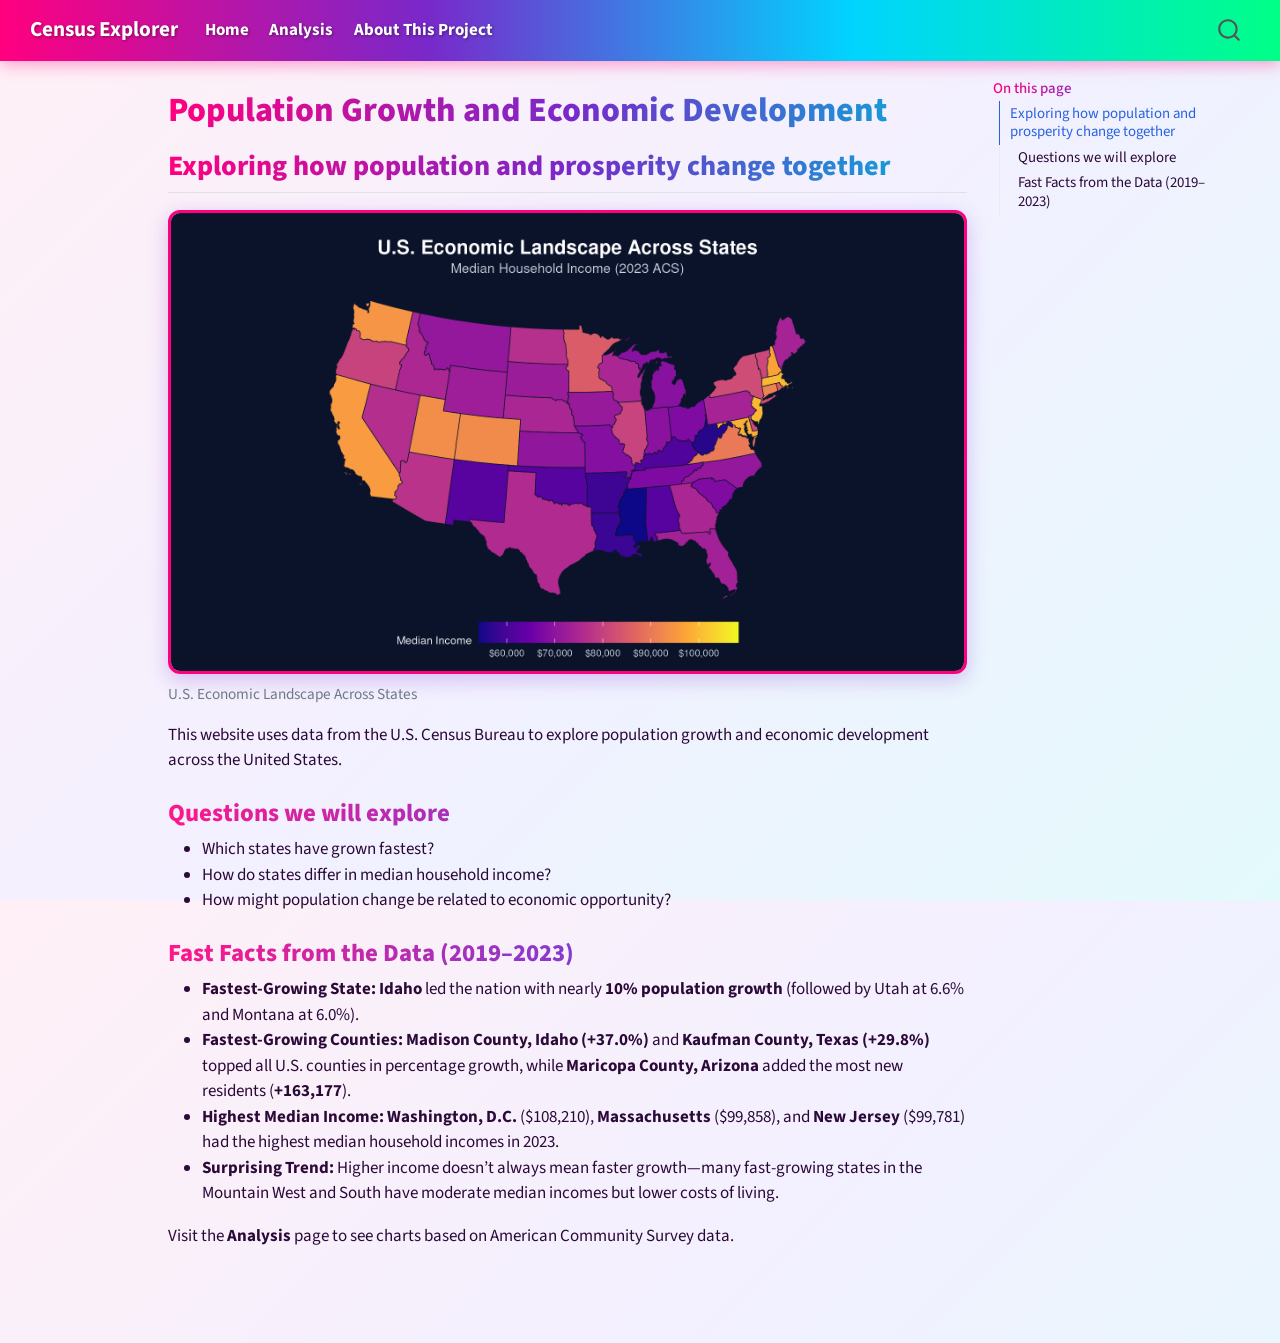
<file: index.html>
<!DOCTYPE html>
<html xmlns="http://www.w3.org/1999/xhtml" lang="en" xml:lang="en"><head>

<meta charset="utf-8">
<meta name="generator" content="quarto-1.10.19">

<meta name="viewport" content="width=device-width, initial-scale=1.0, user-scalable=yes">


<title>Population Growth and Economic Development – Census Explorer</title>
<style>
/* Default styles provided by pandoc.
** See https://pandoc.org/MANUAL.html#variables-for-html for config info.
*/
span.smallcaps{font-variant: small-caps;}
div.columns{display: flex; gap: 1.5em;}
div.column{flex: auto;}
@media screen {
div.columns{gap: min(4vw, 1.5em);}
div.column{overflow-x: auto;}
}
div.hanging-indent{margin-left: 1.5em; text-indent: -1.5em;}
ul.task-list{list-style: none;}
ul.task-list li input[type="checkbox"] {
  width: 0.8em;
  margin: 0 0.8em 0.2em -1em; /* quarto-specific, see https://github.com/quarto-dev/quarto-cli/issues/4556 */ 
  vertical-align: middle;
}
</style>


<script src="site_libs/quarto-nav/quarto-nav.js"></script>
<script src="site_libs/quarto-nav/headroom.min.js"></script>
<script src="site_libs/clipboard/clipboard.min.js"></script>
<script src="site_libs/quarto-search/autocomplete.umd.js"></script>
<script src="site_libs/quarto-search/fuse.min.js"></script>
<script src="site_libs/quarto-search/quarto-search.js"></script>
<meta name="quarto:offset" content="./">
<script src="site_libs/quarto-html/quarto.js" type="module"></script>
<script src="site_libs/quarto-html/tabsets/tabsets.js" type="module"></script>
<script src="site_libs/quarto-html/popper.min.js"></script>
<script src="site_libs/quarto-html/tippy.umd.min.js"></script>
<script src="site_libs/quarto-html/anchor.min.js"></script>
<link href="site_libs/quarto-html/tippy.css" rel="stylesheet">
<link href="site_libs/quarto-html/quarto-syntax-highlighting-bf27225e3a48a9273f3daa8f8e829971.css" rel="stylesheet" id="quarto-text-highlighting-styles">
<script src="site_libs/bootstrap/bootstrap.min.js"></script>
<link href="site_libs/bootstrap/bootstrap-icons.css" rel="stylesheet">
<link href="site_libs/bootstrap/bootstrap-22ddd0bc8811bb05b22c9f1af5ad3da3.min.css" rel="stylesheet" append-hash="true" id="quarto-bootstrap" data-mode="light">
<script id="quarto-search-options" type="application/json">{
  "location": "navbar",
  "copy-button": false,
  "collapse-after": 3,
  "panel-placement": "end",
  "type": "overlay",
  "limit": 50,
  "keyboard-shortcut": [
    "f",
    "/",
    "s"
  ],
  "show-item-context": false,
  "language": {
    "search-no-results-text": "No results",
    "search-matching-documents-text": "matching documents",
    "search-copy-link-title": "Copy link to search",
    "search-hide-matches-text": "Hide additional matches",
    "search-more-match-text": "more match in this document",
    "search-more-matches-text": "more matches in this document",
    "search-clear-button-title": "Clear",
    "search-text-placeholder": "",
    "search-detached-cancel-button-title": "Cancel",
    "search-submit-button-title": "Submit",
    "search-label": "Search"
  }
}</script>


<link rel="stylesheet" href="styles.css">
</head>

<body class="nav-fixed quarto-light">

<div id="quarto-search-results"></div>
  <header id="quarto-header" class="headroom fixed-top">
    <nav class="navbar navbar-expand-lg " data-bs-theme="dark">
      <div class="navbar-container container-fluid">
      <div class="navbar-brand-container mx-auto">
    <a class="navbar-brand" href="./index.html">
    <span class="navbar-title">Census Explorer</span>
    </a>
  </div>
            <div id="quarto-search" class="" title="Search"></div>
          <button class="navbar-toggler" type="button" data-bs-toggle="collapse" data-bs-target="#navbarCollapse" aria-controls="navbarCollapse" role="menu" aria-expanded="false" aria-label="Toggle navigation" onclick="if (window.quartoToggleHeadroom) { window.quartoToggleHeadroom(); }">
  <span class="navbar-toggler-icon"></span>
</button>
          <div class="collapse navbar-collapse" id="navbarCollapse">
            <ul class="navbar-nav navbar-nav-scroll me-auto">
  <li class="nav-item">
    <a class="nav-link active" href="./index.html" aria-current="page"> 
<span class="menu-text">Home</span></a>
  </li>  
  <li class="nav-item">
    <a class="nav-link" href="./analysis.html"> 
<span class="menu-text">Analysis</span></a>
  </li>  
  <li class="nav-item">
    <a class="nav-link" href="./about.html"> 
<span class="menu-text">About This Project</span></a>
  </li>  
</ul>
          </div> <!-- /navcollapse -->
            <div class="quarto-navbar-tools">
</div>
      </div> <!-- /container-fluid -->
    </nav>
</header>
<!-- content -->
<div id="quarto-content" class="quarto-container page-columns page-rows-contents page-layout-article page-navbar">
<!-- sidebar -->
<!-- margin-sidebar -->
    <div id="quarto-margin-sidebar" class="sidebar margin-sidebar">
        <nav id="TOC" role="doc-toc" class="toc-active">
    <h2 id="toc-title">On this page</h2>
   
  <ul>
  <li><a href="#exploring-how-population-and-prosperity-change-together" id="toc-exploring-how-population-and-prosperity-change-together" class="nav-link active" data-scroll-target="#exploring-how-population-and-prosperity-change-together">Exploring how population and prosperity change together</a>
  <ul class="collapse">
  <li><a href="#questions-we-will-explore" id="toc-questions-we-will-explore" class="nav-link" data-scroll-target="#questions-we-will-explore">Questions we will explore</a></li>
  <li><a href="#fast-facts-from-the-data-20192023" id="toc-fast-facts-from-the-data-20192023" class="nav-link" data-scroll-target="#fast-facts-from-the-data-20192023">Fast Facts from the Data (2019–2023)</a></li>
  </ul></li>
  </ul>
</nav>
    </div>
<!-- main -->
<main class="content" id="quarto-document-content">

<header id="title-block-header" class="quarto-title-block default">
<div class="quarto-title">
<h1 class="title">Population Growth and Economic Development</h1>
</div>



<div class="quarto-title-meta">

    
  
    
  </div>
  


</header>


<section id="exploring-how-population-and-prosperity-change-together" class="level2">
<h2 class="anchored" data-anchor-id="exploring-how-population-and-prosperity-change-together">Exploring how population and prosperity change together</h2>
<div class="quarto-figure quarto-figure-center">
<figure class="figure">
<p><img src="banner.png" class="img-fluid figure-img"></p>
<figcaption>U.S. Economic Landscape Across States</figcaption>
</figure>
</div>
<p>This website uses data from the U.S. Census Bureau to explore population growth and economic development across the United States.</p>
<section id="questions-we-will-explore" class="level3">
<h3 class="anchored" data-anchor-id="questions-we-will-explore">Questions we will explore</h3>
<ul>
<li>Which states have grown fastest?</li>
<li>How do states differ in median household income?</li>
<li>How might population change be related to economic opportunity?</li>
</ul>
</section>
<section id="fast-facts-from-the-data-20192023" class="level3">
<h3 class="anchored" data-anchor-id="fast-facts-from-the-data-20192023">Fast Facts from the Data (2019–2023)</h3>
<ul>
<li><strong>Fastest-Growing State:</strong> <strong>Idaho</strong> led the nation with nearly <strong>10% population growth</strong> (followed by Utah at 6.6% and Montana at 6.0%).</li>
<li><strong>Fastest-Growing Counties:</strong> <strong>Madison County, Idaho (+37.0%)</strong> and <strong>Kaufman County, Texas (+29.8%)</strong> topped all U.S. counties in percentage growth, while <strong>Maricopa County, Arizona</strong> added the most new residents (<strong>+163,177</strong>).</li>
<li><strong>Highest Median Income:</strong> <strong>Washington, D.C.</strong> ($108,210), <strong>Massachusetts</strong> ($99,858), and <strong>New Jersey</strong> ($99,781) had the highest median household incomes in 2023.</li>
<li><strong>Surprising Trend:</strong> Higher income doesn’t always mean faster growth—many fast-growing states in the Mountain West and South have moderate median incomes but lower costs of living.</li>
</ul>
<p>Visit the <strong>Analysis</strong> page to see charts based on American Community Survey data.</p>


</section>
</section>

</main> <!-- /main -->
<script id="quarto-html-after-body" type="application/javascript">
  window.document.addEventListener("DOMContentLoaded", function (event) {
    const icon = "";
    const anchorJS = new window.AnchorJS();
    anchorJS.options = {
      placement: 'right',
      icon: icon
    };
    anchorJS.add('.anchored');
    const isCodeAnnotation = (el) => {
      for (const clz of el.classList) {
        if (clz.startsWith('code-annotation-')) {                     
          return true;
        }
      }
      return false;
    }
    const onCopySuccess = function(e) {
      // button target
      const button = e.trigger;
      // don't keep focus
      button.blur();
      // flash "checked"
      button.classList.add('code-copy-button-checked');
      var currentTitle = button.getAttribute("title");
      button.setAttribute("title", "Copied!");
      let tooltip;
      if (window.bootstrap) {
        button.setAttribute("data-bs-toggle", "tooltip");
        button.setAttribute("data-bs-placement", "left");
        button.setAttribute("data-bs-title", "Copied!");
        tooltip = new bootstrap.Tooltip(button, 
          { trigger: "manual", 
            customClass: "code-copy-button-tooltip",
            offset: [0, -8]});
        tooltip.show();    
      }
      setTimeout(function() {
        if (tooltip) {
          tooltip.hide();
          button.removeAttribute("data-bs-title");
          button.removeAttribute("data-bs-toggle");
          button.removeAttribute("data-bs-placement");
        }
        button.setAttribute("title", currentTitle);
        button.classList.remove('code-copy-button-checked');
      }, 1000);
      // clear code selection
      e.clearSelection();
    }
    const getTextToCopy = function(trigger) {
      const outerScaffold = trigger.parentElement.cloneNode(true);
      const codeEl = outerScaffold.querySelector('code');
      for (const childEl of codeEl.children) {
        if (isCodeAnnotation(childEl)) {
          childEl.remove();
        }
      }
      return codeEl.innerText;
    }
    const clipboard = new window.ClipboardJS('.code-copy-button:not([data-in-quarto-modal])', {
      text: getTextToCopy
    });
    clipboard.on('success', onCopySuccess);
    if (window.document.getElementById('quarto-embedded-source-code-modal')) {
      const clipboardModal = new window.ClipboardJS('.code-copy-button[data-in-quarto-modal]', {
        text: getTextToCopy,
        container: window.document.getElementById('quarto-embedded-source-code-modal')
      });
      clipboardModal.on('success', onCopySuccess);
    }
      var localhostRegex = new RegExp(/^(?:http|https):\/\/localhost\:?[0-9]*\//);
      var mailtoRegex = new RegExp(/^mailto:/);
        var filterRegex = new RegExp("https:\/\/marianacomartin28\.github\.io\/census\/");
      var isInternal = (href) => {
          return filterRegex.test(href) || localhostRegex.test(href) || mailtoRegex.test(href);
      }
      // Inspect non-navigation links and adorn them if external
     var links = window.document.querySelectorAll('a[href]:not(.nav-link):not(.navbar-brand):not(.toc-action):not(.sidebar-link):not(.sidebar-item-toggle):not(.pagination-link):not(.no-external):not([aria-hidden]):not(.dropdown-item):not(.quarto-navigation-tool):not(.about-link)');
      for (var i=0; i<links.length; i++) {
        const link = links[i];
        if (!isInternal(link.href)) {
          // undo the damage that might have been done by quarto-nav.js in the case of
          // links that we want to consider external
          if (link.dataset.originalHref !== undefined) {
            link.href = link.dataset.originalHref;
          }
        }
      }
    function tippyHover(el, contentFn, onTriggerFn, onUntriggerFn) {
      const config = {
        allowHTML: true,
        maxWidth: 500,
        delay: 100,
        arrow: false,
        appendTo: function(el) {
            return el.parentElement;
        },
        interactive: true,
        interactiveBorder: 10,
        theme: 'quarto',
        placement: 'bottom-start',
      };
      if (contentFn) {
        config.content = contentFn;
      }
      if (onTriggerFn) {
        config.onTrigger = onTriggerFn;
      }
      if (onUntriggerFn) {
        config.onUntrigger = onUntriggerFn;
      }
      window.tippy(el, config); 
    }
    const noterefs = window.document.querySelectorAll('a[role="doc-noteref"]');
    for (var i=0; i<noterefs.length; i++) {
      const ref = noterefs[i];
      tippyHover(ref, function() {
        // use id or data attribute instead here
        let href = ref.getAttribute('data-footnote-href') || ref.getAttribute('href');
        try { href = new URL(href).hash; } catch {}
        const id = href.replace(/^#\/?/, "");
        const note = window.document.getElementById(id);
        if (note) {
          return note.innerHTML;
        } else {
          return "";
        }
      });
    }
    const xrefs = window.document.querySelectorAll('a.quarto-xref');
    const processXRef = (id, note) => {
      // Strip column container classes
      const stripColumnClz = (el) => {
        el.classList.remove("page-full", "page-columns");
        if (el.children) {
          for (const child of el.children) {
            stripColumnClz(child);
          }
        }
      }
      stripColumnClz(note)
      if (id === null || id.startsWith('sec-')) {
        // Special case sections, only their first couple elements
        const container = document.createElement("div");
        if (note.children && note.children.length > 2) {
          container.appendChild(note.children[0].cloneNode(true));
          for (let i = 1; i < note.children.length; i++) {
            const child = note.children[i];
            if (child.tagName === "P" && child.innerText === "") {
              continue;
            } else {
              container.appendChild(child.cloneNode(true));
              break;
            }
          }
          if (window.Quarto?.typesetMath) {
            window.Quarto.typesetMath(container);
          }
          return container.innerHTML
        } else {
          if (window.Quarto?.typesetMath) {
            window.Quarto.typesetMath(note);
          }
          return note.innerHTML;
        }
      } else {
        // Remove any anchor links if they are present
        const anchorLink = note.querySelector('a.anchorjs-link');
        if (anchorLink) {
          anchorLink.remove();
        }
        if (window.Quarto?.typesetMath) {
          window.Quarto.typesetMath(note);
        }
        if (note.classList.contains("callout")) {
          return note.outerHTML;
        } else {
          return note.innerHTML;
        }
      }
    }
    for (var i=0; i<xrefs.length; i++) {
      const xref = xrefs[i];
      tippyHover(xref, undefined, function(instance) {
        instance.disable();
        let url = xref.getAttribute('href');
        let hash = undefined; 
        if (url.startsWith('#')) {
          hash = url;
        } else {
          try { hash = new URL(url).hash; } catch {}
        }
        if (hash) {
          const id = hash.replace(/^#\/?/, "");
          const note = window.document.getElementById(id);
          if (note !== null) {
            try {
              const html = processXRef(id, note.cloneNode(true));
              instance.setContent(html);
            } finally {
              instance.enable();
              instance.show();
            }
          } else {
            // See if we can fetch this
            fetch(url.split('#')[0])
            .then(res => res.text())
            .then(html => {
              const parser = new DOMParser();
              const htmlDoc = parser.parseFromString(html, "text/html");
              const note = htmlDoc.getElementById(id);
              if (note !== null) {
                const html = processXRef(id, note);
                instance.setContent(html);
              } 
            }).finally(() => {
              instance.enable();
              instance.show();
            });
          }
        } else {
          // See if we can fetch a full url (with no hash to target)
          // This is a special case and we should probably do some content thinning / targeting
          fetch(url)
          .then(res => res.text())
          .then(html => {
            const parser = new DOMParser();
            const htmlDoc = parser.parseFromString(html, "text/html");
            const note = htmlDoc.querySelector('main.content');
            if (note !== null) {
              // This should only happen for chapter cross references
              // (since there is no id in the URL)
              // remove the first header
              if (note.children.length > 0 && note.children[0].tagName === "HEADER") {
                note.children[0].remove();
              }
              const html = processXRef(null, note);
              instance.setContent(html);
            } 
          }).finally(() => {
            instance.enable();
            instance.show();
          });
        }
      }, function(instance) {
      });
    }
        let selectedAnnoteEl;
        const selectorForAnnotation = ( cell, annotation) => {
          let cellAttr = 'data-code-cell="' + cell + '"';
          let lineAttr = 'data-code-annotation="' +  annotation + '"';
          const selector = 'span[' + cellAttr + '][' + lineAttr + ']';
          return selector;
        }
        const selectCodeLines = (annoteEl) => {
          const doc = window.document;
          const targetCell = annoteEl.getAttribute("data-target-cell");
          const targetAnnotation = annoteEl.getAttribute("data-target-annotation");
          const annoteSpan = window.document.querySelector(selectorForAnnotation(targetCell, targetAnnotation));
          const lines = annoteSpan.getAttribute("data-code-lines").split(",");
          const lineIds = lines.map((line) => {
            return targetCell + "-" + line;
          })
          let top = null;
          let height = null;
          let parent = null;
          if (lineIds.length > 0) {
              //compute the position of the single el (top and bottom and make a div)
              const el = window.document.getElementById(lineIds[0]);
              top = el.offsetTop;
              height = el.offsetHeight;
              parent = el.parentElement.parentElement;
            if (lineIds.length > 1) {
              const lastEl = window.document.getElementById(lineIds[lineIds.length - 1]);
              const bottom = lastEl.offsetTop + lastEl.offsetHeight;
              height = bottom - top;
            }
            if (top !== null && height !== null && parent !== null) {
              // cook up a div (if necessary) and position it 
              let div = window.document.getElementById("code-annotation-line-highlight");
              if (div === null) {
                div = window.document.createElement("div");
                div.setAttribute("id", "code-annotation-line-highlight");
                div.style.position = 'absolute';
                parent.appendChild(div);
              }
              div.style.top = top - 2 + "px";
              div.style.height = height + 4 + "px";
              div.style.left = 0;
              let gutterDiv = window.document.getElementById("code-annotation-line-highlight-gutter");
              if (gutterDiv === null) {
                gutterDiv = window.document.createElement("div");
                gutterDiv.setAttribute("id", "code-annotation-line-highlight-gutter");
                gutterDiv.style.position = 'absolute';
                const codeCell = window.document.getElementById(targetCell);
                const gutter = codeCell.querySelector('.code-annotation-gutter');
                gutter.appendChild(gutterDiv);
              }
              gutterDiv.style.top = top - 2 + "px";
              gutterDiv.style.height = height + 4 + "px";
            }
            selectedAnnoteEl = annoteEl;
          }
        };
        const unselectCodeLines = () => {
          const elementsIds = ["code-annotation-line-highlight", "code-annotation-line-highlight-gutter"];
          elementsIds.forEach((elId) => {
            const div = window.document.getElementById(elId);
            if (div) {
              div.remove();
            }
          });
          selectedAnnoteEl = undefined;
        };
          // Handle positioning of the toggle
      window.addEventListener(
        "resize",
        throttle(() => {
          elRect = undefined;
          if (selectedAnnoteEl) {
            selectCodeLines(selectedAnnoteEl);
          }
        }, 10)
      );
      function throttle(fn, ms) {
      let throttle = false;
      let timer;
        return (...args) => {
          if(!throttle) { // first call gets through
              fn.apply(this, args);
              throttle = true;
          } else { // all the others get throttled
              if(timer) clearTimeout(timer); // cancel #2
              timer = setTimeout(() => {
                fn.apply(this, args);
                timer = throttle = false;
              }, ms);
          }
        };
      }
        // Attach click handler to the DT
        const annoteDls = window.document.querySelectorAll('dt[data-target-cell]');
        for (const annoteDlNode of annoteDls) {
          annoteDlNode.addEventListener('click', (event) => {
            const clickedEl = event.target;
            if (clickedEl !== selectedAnnoteEl) {
              unselectCodeLines();
              const activeEl = window.document.querySelector('dt[data-target-cell].code-annotation-active');
              if (activeEl) {
                activeEl.classList.remove('code-annotation-active');
              }
              selectCodeLines(clickedEl);
              clickedEl.classList.add('code-annotation-active');
            } else {
              // Unselect the line
              unselectCodeLines();
              clickedEl.classList.remove('code-annotation-active');
            }
          });
        }
    const findCites = (el) => {
      const parentEl = el.parentElement;
      if (parentEl) {
        const cites = parentEl.dataset.cites;
        if (cites) {
          return {
            el,
            cites: cites.split(' ')
          };
        } else {
          return findCites(el.parentElement)
        }
      } else {
        return undefined;
      }
    };
    var bibliorefs = window.document.querySelectorAll('a[role="doc-biblioref"]');
    for (var i=0; i<bibliorefs.length; i++) {
      const ref = bibliorefs[i];
      const citeInfo = findCites(ref);
      if (citeInfo) {
        tippyHover(citeInfo.el, function() {
          var popup = window.document.createElement('div');
          citeInfo.cites.forEach(function(cite) {
            var citeDiv = window.document.createElement('div');
            citeDiv.classList.add('hanging-indent');
            citeDiv.classList.add('csl-entry');
            var biblioDiv = window.document.getElementById('ref-' + cite);
            if (biblioDiv) {
              citeDiv.innerHTML = biblioDiv.innerHTML;
            }
            popup.appendChild(citeDiv);
          });
          return popup.innerHTML;
        });
      }
    }
  });
  </script>
</div> <!-- /content -->




</body></html>
</file>
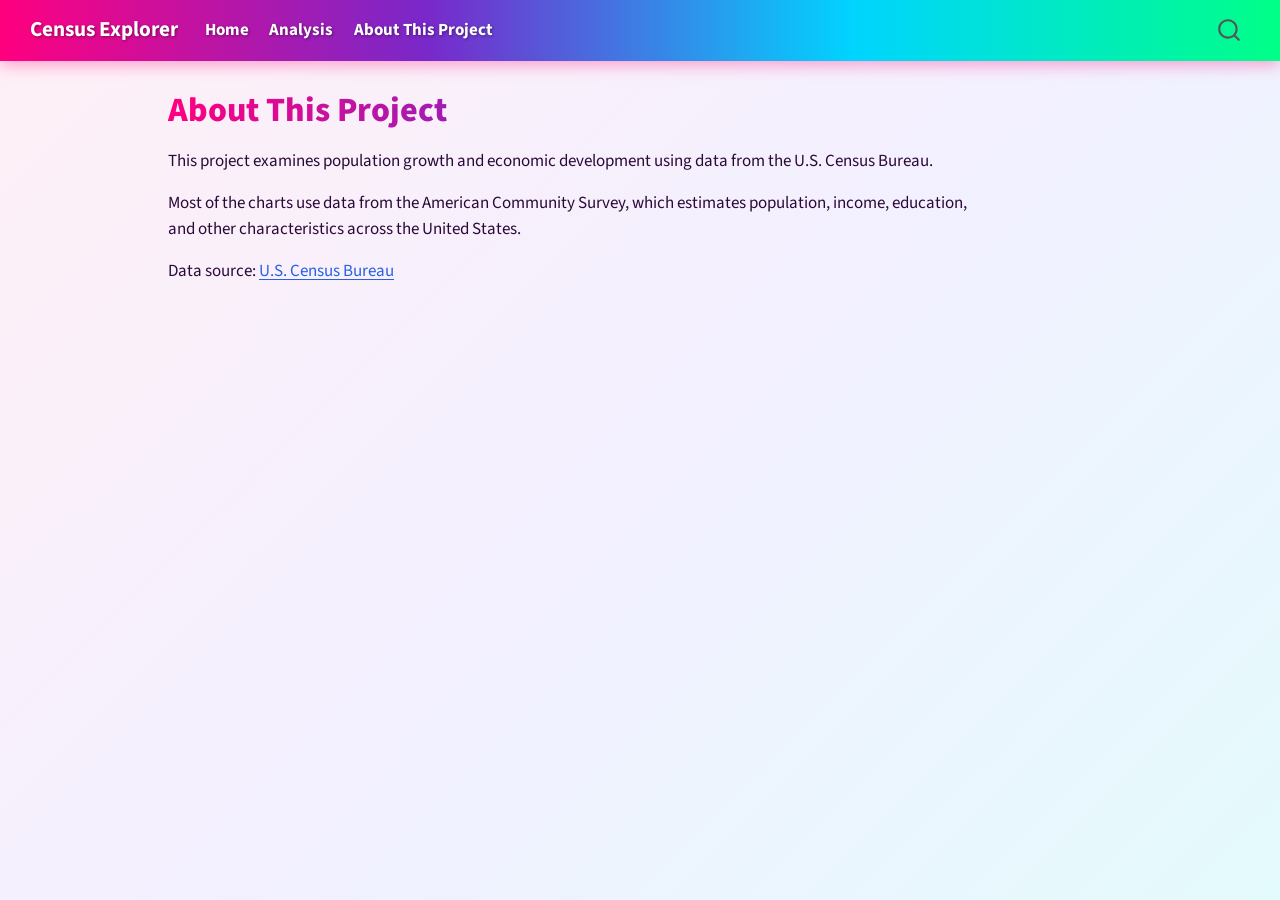
<file: about.html>
<!DOCTYPE html>
<html xmlns="http://www.w3.org/1999/xhtml" lang="en" xml:lang="en"><head>

<meta charset="utf-8">
<meta name="generator" content="quarto-1.10.19">

<meta name="viewport" content="width=device-width, initial-scale=1.0, user-scalable=yes">


<title>About This Project – Census Explorer</title>
<style>
/* Default styles provided by pandoc.
** See https://pandoc.org/MANUAL.html#variables-for-html for config info.
*/
span.smallcaps{font-variant: small-caps;}
div.columns{display: flex; gap: 1.5em;}
div.column{flex: auto;}
@media screen {
div.columns{gap: min(4vw, 1.5em);}
div.column{overflow-x: auto;}
}
div.hanging-indent{margin-left: 1.5em; text-indent: -1.5em;}
ul.task-list{list-style: none;}
ul.task-list li input[type="checkbox"] {
  width: 0.8em;
  margin: 0 0.8em 0.2em -1em; /* quarto-specific, see https://github.com/quarto-dev/quarto-cli/issues/4556 */ 
  vertical-align: middle;
}
</style>


<script src="site_libs/quarto-nav/quarto-nav.js"></script>
<script src="site_libs/quarto-nav/headroom.min.js"></script>
<script src="site_libs/clipboard/clipboard.min.js"></script>
<script src="site_libs/quarto-search/autocomplete.umd.js"></script>
<script src="site_libs/quarto-search/fuse.min.js"></script>
<script src="site_libs/quarto-search/quarto-search.js"></script>
<meta name="quarto:offset" content="./">
<script src="site_libs/quarto-html/quarto.js" type="module"></script>
<script src="site_libs/quarto-html/tabsets/tabsets.js" type="module"></script>
<script src="site_libs/quarto-html/popper.min.js"></script>
<script src="site_libs/quarto-html/tippy.umd.min.js"></script>
<script src="site_libs/quarto-html/anchor.min.js"></script>
<link href="site_libs/quarto-html/tippy.css" rel="stylesheet">
<link href="site_libs/quarto-html/quarto-syntax-highlighting-bf27225e3a48a9273f3daa8f8e829971.css" rel="stylesheet" id="quarto-text-highlighting-styles">
<script src="site_libs/bootstrap/bootstrap.min.js"></script>
<link href="site_libs/bootstrap/bootstrap-icons.css" rel="stylesheet">
<link href="site_libs/bootstrap/bootstrap-22ddd0bc8811bb05b22c9f1af5ad3da3.min.css" rel="stylesheet" append-hash="true" id="quarto-bootstrap" data-mode="light">
<script id="quarto-search-options" type="application/json">{
  "location": "navbar",
  "copy-button": false,
  "collapse-after": 3,
  "panel-placement": "end",
  "type": "overlay",
  "limit": 50,
  "keyboard-shortcut": [
    "f",
    "/",
    "s"
  ],
  "show-item-context": false,
  "language": {
    "search-no-results-text": "No results",
    "search-matching-documents-text": "matching documents",
    "search-copy-link-title": "Copy link to search",
    "search-hide-matches-text": "Hide additional matches",
    "search-more-match-text": "more match in this document",
    "search-more-matches-text": "more matches in this document",
    "search-clear-button-title": "Clear",
    "search-text-placeholder": "",
    "search-detached-cancel-button-title": "Cancel",
    "search-submit-button-title": "Submit",
    "search-label": "Search"
  }
}</script>


<link rel="stylesheet" href="styles.css">
</head>

<body class="nav-fixed quarto-light">

<div id="quarto-search-results"></div>
  <header id="quarto-header" class="headroom fixed-top">
    <nav class="navbar navbar-expand-lg " data-bs-theme="dark">
      <div class="navbar-container container-fluid">
      <div class="navbar-brand-container mx-auto">
    <a class="navbar-brand" href="./index.html">
    <span class="navbar-title">Census Explorer</span>
    </a>
  </div>
            <div id="quarto-search" class="" title="Search"></div>
          <button class="navbar-toggler" type="button" data-bs-toggle="collapse" data-bs-target="#navbarCollapse" aria-controls="navbarCollapse" role="menu" aria-expanded="false" aria-label="Toggle navigation" onclick="if (window.quartoToggleHeadroom) { window.quartoToggleHeadroom(); }">
  <span class="navbar-toggler-icon"></span>
</button>
          <div class="collapse navbar-collapse" id="navbarCollapse">
            <ul class="navbar-nav navbar-nav-scroll me-auto">
  <li class="nav-item">
    <a class="nav-link" href="./index.html"> 
<span class="menu-text">Home</span></a>
  </li>  
  <li class="nav-item">
    <a class="nav-link" href="./analysis.html"> 
<span class="menu-text">Analysis</span></a>
  </li>  
  <li class="nav-item">
    <a class="nav-link active" href="./about.html" aria-current="page"> 
<span class="menu-text">About This Project</span></a>
  </li>  
</ul>
          </div> <!-- /navcollapse -->
            <div class="quarto-navbar-tools">
</div>
      </div> <!-- /container-fluid -->
    </nav>
</header>
<!-- content -->
<div id="quarto-content" class="quarto-container page-columns page-rows-contents page-layout-article page-navbar">
<!-- sidebar -->
<!-- margin-sidebar -->
    <div id="quarto-margin-sidebar" class="sidebar margin-sidebar zindex-bottom">
        
    </div>
<!-- main -->
<main class="content" id="quarto-document-content">

<header id="title-block-header" class="quarto-title-block default">
<div class="quarto-title">
<h1 class="title">About This Project</h1>
</div>



<div class="quarto-title-meta">

    
  
    
  </div>
  


</header>


<p>This project examines population growth and economic development using data from the U.S. Census Bureau.</p>
<p>Most of the charts use data from the American Community Survey, which estimates population, income, education, and other characteristics across the United States.</p>
<p>Data source: <a href="https://www.census.gov/">U.S. Census Bureau</a></p>



</main> <!-- /main -->
<script id="quarto-html-after-body" type="application/javascript">
  window.document.addEventListener("DOMContentLoaded", function (event) {
    const icon = "";
    const anchorJS = new window.AnchorJS();
    anchorJS.options = {
      placement: 'right',
      icon: icon
    };
    anchorJS.add('.anchored');
    const isCodeAnnotation = (el) => {
      for (const clz of el.classList) {
        if (clz.startsWith('code-annotation-')) {                     
          return true;
        }
      }
      return false;
    }
    const onCopySuccess = function(e) {
      // button target
      const button = e.trigger;
      // don't keep focus
      button.blur();
      // flash "checked"
      button.classList.add('code-copy-button-checked');
      var currentTitle = button.getAttribute("title");
      button.setAttribute("title", "Copied!");
      let tooltip;
      if (window.bootstrap) {
        button.setAttribute("data-bs-toggle", "tooltip");
        button.setAttribute("data-bs-placement", "left");
        button.setAttribute("data-bs-title", "Copied!");
        tooltip = new bootstrap.Tooltip(button, 
          { trigger: "manual", 
            customClass: "code-copy-button-tooltip",
            offset: [0, -8]});
        tooltip.show();    
      }
      setTimeout(function() {
        if (tooltip) {
          tooltip.hide();
          button.removeAttribute("data-bs-title");
          button.removeAttribute("data-bs-toggle");
          button.removeAttribute("data-bs-placement");
        }
        button.setAttribute("title", currentTitle);
        button.classList.remove('code-copy-button-checked');
      }, 1000);
      // clear code selection
      e.clearSelection();
    }
    const getTextToCopy = function(trigger) {
      const outerScaffold = trigger.parentElement.cloneNode(true);
      const codeEl = outerScaffold.querySelector('code');
      for (const childEl of codeEl.children) {
        if (isCodeAnnotation(childEl)) {
          childEl.remove();
        }
      }
      return codeEl.innerText;
    }
    const clipboard = new window.ClipboardJS('.code-copy-button:not([data-in-quarto-modal])', {
      text: getTextToCopy
    });
    clipboard.on('success', onCopySuccess);
    if (window.document.getElementById('quarto-embedded-source-code-modal')) {
      const clipboardModal = new window.ClipboardJS('.code-copy-button[data-in-quarto-modal]', {
        text: getTextToCopy,
        container: window.document.getElementById('quarto-embedded-source-code-modal')
      });
      clipboardModal.on('success', onCopySuccess);
    }
      var localhostRegex = new RegExp(/^(?:http|https):\/\/localhost\:?[0-9]*\//);
      var mailtoRegex = new RegExp(/^mailto:/);
        var filterRegex = new RegExp("https:\/\/marianacomartin28\.github\.io\/census\/");
      var isInternal = (href) => {
          return filterRegex.test(href) || localhostRegex.test(href) || mailtoRegex.test(href);
      }
      // Inspect non-navigation links and adorn them if external
     var links = window.document.querySelectorAll('a[href]:not(.nav-link):not(.navbar-brand):not(.toc-action):not(.sidebar-link):not(.sidebar-item-toggle):not(.pagination-link):not(.no-external):not([aria-hidden]):not(.dropdown-item):not(.quarto-navigation-tool):not(.about-link)');
      for (var i=0; i<links.length; i++) {
        const link = links[i];
        if (!isInternal(link.href)) {
          // undo the damage that might have been done by quarto-nav.js in the case of
          // links that we want to consider external
          if (link.dataset.originalHref !== undefined) {
            link.href = link.dataset.originalHref;
          }
        }
      }
    function tippyHover(el, contentFn, onTriggerFn, onUntriggerFn) {
      const config = {
        allowHTML: true,
        maxWidth: 500,
        delay: 100,
        arrow: false,
        appendTo: function(el) {
            return el.parentElement;
        },
        interactive: true,
        interactiveBorder: 10,
        theme: 'quarto',
        placement: 'bottom-start',
      };
      if (contentFn) {
        config.content = contentFn;
      }
      if (onTriggerFn) {
        config.onTrigger = onTriggerFn;
      }
      if (onUntriggerFn) {
        config.onUntrigger = onUntriggerFn;
      }
      window.tippy(el, config); 
    }
    const noterefs = window.document.querySelectorAll('a[role="doc-noteref"]');
    for (var i=0; i<noterefs.length; i++) {
      const ref = noterefs[i];
      tippyHover(ref, function() {
        // use id or data attribute instead here
        let href = ref.getAttribute('data-footnote-href') || ref.getAttribute('href');
        try { href = new URL(href).hash; } catch {}
        const id = href.replace(/^#\/?/, "");
        const note = window.document.getElementById(id);
        if (note) {
          return note.innerHTML;
        } else {
          return "";
        }
      });
    }
    const xrefs = window.document.querySelectorAll('a.quarto-xref');
    const processXRef = (id, note) => {
      // Strip column container classes
      const stripColumnClz = (el) => {
        el.classList.remove("page-full", "page-columns");
        if (el.children) {
          for (const child of el.children) {
            stripColumnClz(child);
          }
        }
      }
      stripColumnClz(note)
      if (id === null || id.startsWith('sec-')) {
        // Special case sections, only their first couple elements
        const container = document.createElement("div");
        if (note.children && note.children.length > 2) {
          container.appendChild(note.children[0].cloneNode(true));
          for (let i = 1; i < note.children.length; i++) {
            const child = note.children[i];
            if (child.tagName === "P" && child.innerText === "") {
              continue;
            } else {
              container.appendChild(child.cloneNode(true));
              break;
            }
          }
          if (window.Quarto?.typesetMath) {
            window.Quarto.typesetMath(container);
          }
          return container.innerHTML
        } else {
          if (window.Quarto?.typesetMath) {
            window.Quarto.typesetMath(note);
          }
          return note.innerHTML;
        }
      } else {
        // Remove any anchor links if they are present
        const anchorLink = note.querySelector('a.anchorjs-link');
        if (anchorLink) {
          anchorLink.remove();
        }
        if (window.Quarto?.typesetMath) {
          window.Quarto.typesetMath(note);
        }
        if (note.classList.contains("callout")) {
          return note.outerHTML;
        } else {
          return note.innerHTML;
        }
      }
    }
    for (var i=0; i<xrefs.length; i++) {
      const xref = xrefs[i];
      tippyHover(xref, undefined, function(instance) {
        instance.disable();
        let url = xref.getAttribute('href');
        let hash = undefined; 
        if (url.startsWith('#')) {
          hash = url;
        } else {
          try { hash = new URL(url).hash; } catch {}
        }
        if (hash) {
          const id = hash.replace(/^#\/?/, "");
          const note = window.document.getElementById(id);
          if (note !== null) {
            try {
              const html = processXRef(id, note.cloneNode(true));
              instance.setContent(html);
            } finally {
              instance.enable();
              instance.show();
            }
          } else {
            // See if we can fetch this
            fetch(url.split('#')[0])
            .then(res => res.text())
            .then(html => {
              const parser = new DOMParser();
              const htmlDoc = parser.parseFromString(html, "text/html");
              const note = htmlDoc.getElementById(id);
              if (note !== null) {
                const html = processXRef(id, note);
                instance.setContent(html);
              } 
            }).finally(() => {
              instance.enable();
              instance.show();
            });
          }
        } else {
          // See if we can fetch a full url (with no hash to target)
          // This is a special case and we should probably do some content thinning / targeting
          fetch(url)
          .then(res => res.text())
          .then(html => {
            const parser = new DOMParser();
            const htmlDoc = parser.parseFromString(html, "text/html");
            const note = htmlDoc.querySelector('main.content');
            if (note !== null) {
              // This should only happen for chapter cross references
              // (since there is no id in the URL)
              // remove the first header
              if (note.children.length > 0 && note.children[0].tagName === "HEADER") {
                note.children[0].remove();
              }
              const html = processXRef(null, note);
              instance.setContent(html);
            } 
          }).finally(() => {
            instance.enable();
            instance.show();
          });
        }
      }, function(instance) {
      });
    }
        let selectedAnnoteEl;
        const selectorForAnnotation = ( cell, annotation) => {
          let cellAttr = 'data-code-cell="' + cell + '"';
          let lineAttr = 'data-code-annotation="' +  annotation + '"';
          const selector = 'span[' + cellAttr + '][' + lineAttr + ']';
          return selector;
        }
        const selectCodeLines = (annoteEl) => {
          const doc = window.document;
          const targetCell = annoteEl.getAttribute("data-target-cell");
          const targetAnnotation = annoteEl.getAttribute("data-target-annotation");
          const annoteSpan = window.document.querySelector(selectorForAnnotation(targetCell, targetAnnotation));
          const lines = annoteSpan.getAttribute("data-code-lines").split(",");
          const lineIds = lines.map((line) => {
            return targetCell + "-" + line;
          })
          let top = null;
          let height = null;
          let parent = null;
          if (lineIds.length > 0) {
              //compute the position of the single el (top and bottom and make a div)
              const el = window.document.getElementById(lineIds[0]);
              top = el.offsetTop;
              height = el.offsetHeight;
              parent = el.parentElement.parentElement;
            if (lineIds.length > 1) {
              const lastEl = window.document.getElementById(lineIds[lineIds.length - 1]);
              const bottom = lastEl.offsetTop + lastEl.offsetHeight;
              height = bottom - top;
            }
            if (top !== null && height !== null && parent !== null) {
              // cook up a div (if necessary) and position it 
              let div = window.document.getElementById("code-annotation-line-highlight");
              if (div === null) {
                div = window.document.createElement("div");
                div.setAttribute("id", "code-annotation-line-highlight");
                div.style.position = 'absolute';
                parent.appendChild(div);
              }
              div.style.top = top - 2 + "px";
              div.style.height = height + 4 + "px";
              div.style.left = 0;
              let gutterDiv = window.document.getElementById("code-annotation-line-highlight-gutter");
              if (gutterDiv === null) {
                gutterDiv = window.document.createElement("div");
                gutterDiv.setAttribute("id", "code-annotation-line-highlight-gutter");
                gutterDiv.style.position = 'absolute';
                const codeCell = window.document.getElementById(targetCell);
                const gutter = codeCell.querySelector('.code-annotation-gutter');
                gutter.appendChild(gutterDiv);
              }
              gutterDiv.style.top = top - 2 + "px";
              gutterDiv.style.height = height + 4 + "px";
            }
            selectedAnnoteEl = annoteEl;
          }
        };
        const unselectCodeLines = () => {
          const elementsIds = ["code-annotation-line-highlight", "code-annotation-line-highlight-gutter"];
          elementsIds.forEach((elId) => {
            const div = window.document.getElementById(elId);
            if (div) {
              div.remove();
            }
          });
          selectedAnnoteEl = undefined;
        };
          // Handle positioning of the toggle
      window.addEventListener(
        "resize",
        throttle(() => {
          elRect = undefined;
          if (selectedAnnoteEl) {
            selectCodeLines(selectedAnnoteEl);
          }
        }, 10)
      );
      function throttle(fn, ms) {
      let throttle = false;
      let timer;
        return (...args) => {
          if(!throttle) { // first call gets through
              fn.apply(this, args);
              throttle = true;
          } else { // all the others get throttled
              if(timer) clearTimeout(timer); // cancel #2
              timer = setTimeout(() => {
                fn.apply(this, args);
                timer = throttle = false;
              }, ms);
          }
        };
      }
        // Attach click handler to the DT
        const annoteDls = window.document.querySelectorAll('dt[data-target-cell]');
        for (const annoteDlNode of annoteDls) {
          annoteDlNode.addEventListener('click', (event) => {
            const clickedEl = event.target;
            if (clickedEl !== selectedAnnoteEl) {
              unselectCodeLines();
              const activeEl = window.document.querySelector('dt[data-target-cell].code-annotation-active');
              if (activeEl) {
                activeEl.classList.remove('code-annotation-active');
              }
              selectCodeLines(clickedEl);
              clickedEl.classList.add('code-annotation-active');
            } else {
              // Unselect the line
              unselectCodeLines();
              clickedEl.classList.remove('code-annotation-active');
            }
          });
        }
    const findCites = (el) => {
      const parentEl = el.parentElement;
      if (parentEl) {
        const cites = parentEl.dataset.cites;
        if (cites) {
          return {
            el,
            cites: cites.split(' ')
          };
        } else {
          return findCites(el.parentElement)
        }
      } else {
        return undefined;
      }
    };
    var bibliorefs = window.document.querySelectorAll('a[role="doc-biblioref"]');
    for (var i=0; i<bibliorefs.length; i++) {
      const ref = bibliorefs[i];
      const citeInfo = findCites(ref);
      if (citeInfo) {
        tippyHover(citeInfo.el, function() {
          var popup = window.document.createElement('div');
          citeInfo.cites.forEach(function(cite) {
            var citeDiv = window.document.createElement('div');
            citeDiv.classList.add('hanging-indent');
            citeDiv.classList.add('csl-entry');
            var biblioDiv = window.document.getElementById('ref-' + cite);
            if (biblioDiv) {
              citeDiv.innerHTML = biblioDiv.innerHTML;
            }
            popup.appendChild(citeDiv);
          });
          return popup.innerHTML;
        });
      }
    }
  });
  </script>
</div> <!-- /content -->




</body></html>
</file>
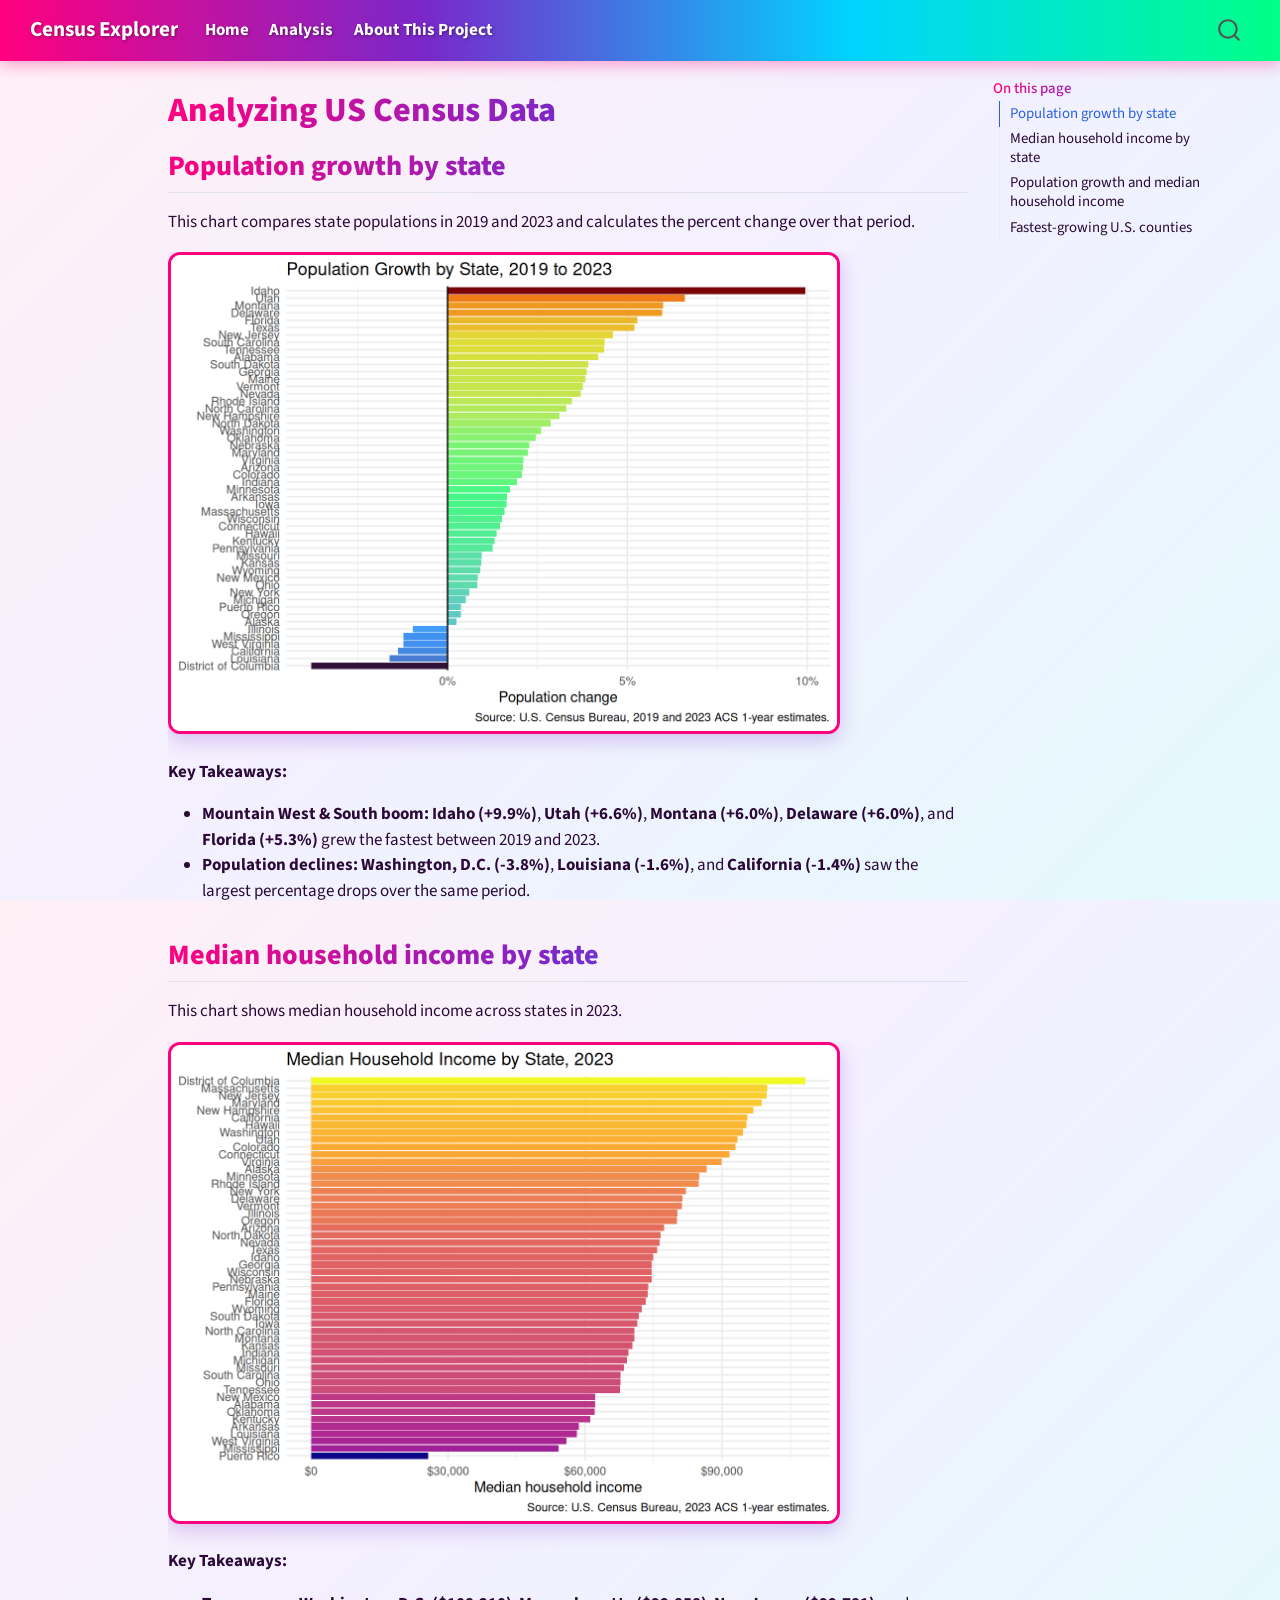
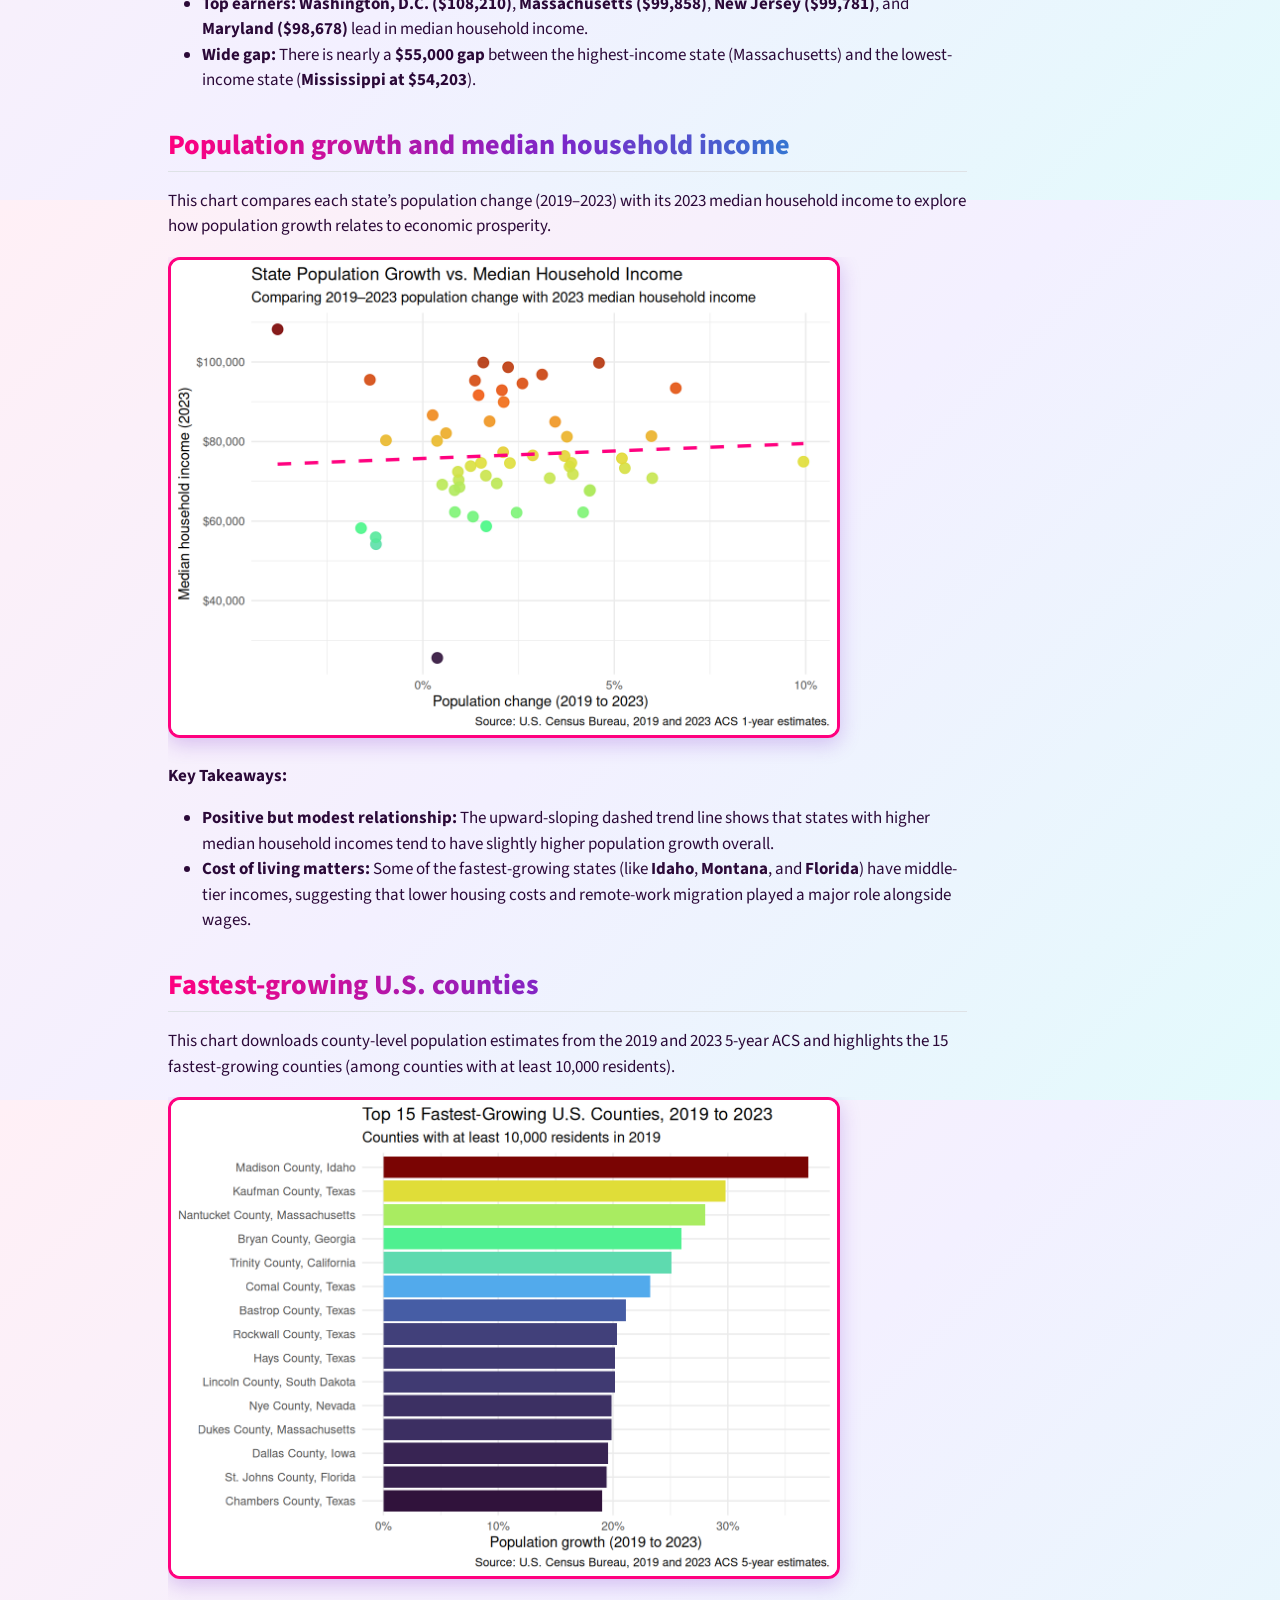
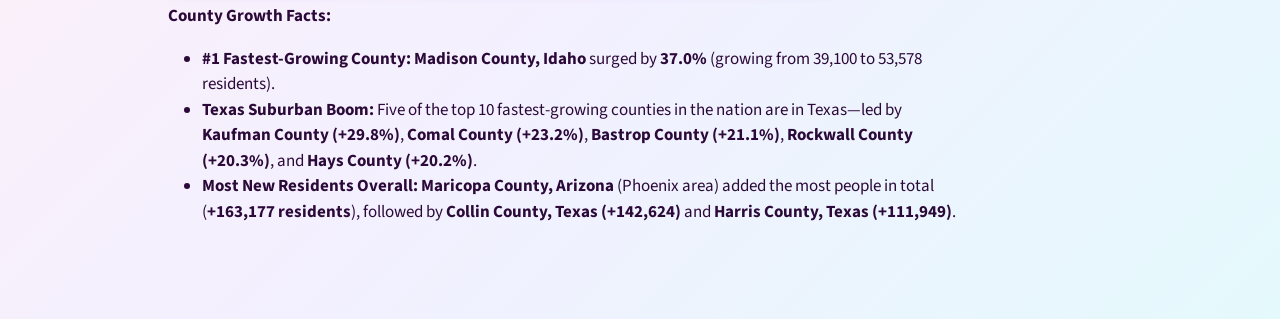
<file: analysis.html>
<!DOCTYPE html>
<html xmlns="http://www.w3.org/1999/xhtml" lang="en" xml:lang="en"><head>

<meta charset="utf-8">
<meta name="generator" content="quarto-1.10.19">

<meta name="viewport" content="width=device-width, initial-scale=1.0, user-scalable=yes">


<title>Analyzing US Census Data – Census Explorer</title>
<style>
/* Default styles provided by pandoc.
** See https://pandoc.org/MANUAL.html#variables-for-html for config info.
*/
span.smallcaps{font-variant: small-caps;}
div.columns{display: flex; gap: 1.5em;}
div.column{flex: auto;}
@media screen {
div.columns{gap: min(4vw, 1.5em);}
div.column{overflow-x: auto;}
}
div.hanging-indent{margin-left: 1.5em; text-indent: -1.5em;}
ul.task-list{list-style: none;}
ul.task-list li input[type="checkbox"] {
  width: 0.8em;
  margin: 0 0.8em 0.2em -1em; /* quarto-specific, see https://github.com/quarto-dev/quarto-cli/issues/4556 */ 
  vertical-align: middle;
}
</style>


<script src="site_libs/quarto-nav/quarto-nav.js"></script>
<script src="site_libs/quarto-nav/headroom.min.js"></script>
<script src="site_libs/clipboard/clipboard.min.js"></script>
<script src="site_libs/quarto-search/autocomplete.umd.js"></script>
<script src="site_libs/quarto-search/fuse.min.js"></script>
<script src="site_libs/quarto-search/quarto-search.js"></script>
<meta name="quarto:offset" content="./">
<script src="site_libs/quarto-html/quarto.js" type="module"></script>
<script src="site_libs/quarto-html/tabsets/tabsets.js" type="module"></script>
<script src="site_libs/quarto-html/popper.min.js"></script>
<script src="site_libs/quarto-html/tippy.umd.min.js"></script>
<script src="site_libs/quarto-html/anchor.min.js"></script>
<link href="site_libs/quarto-html/tippy.css" rel="stylesheet">
<link href="site_libs/quarto-html/quarto-syntax-highlighting-bf27225e3a48a9273f3daa8f8e829971.css" rel="stylesheet" id="quarto-text-highlighting-styles">
<script src="site_libs/bootstrap/bootstrap.min.js"></script>
<link href="site_libs/bootstrap/bootstrap-icons.css" rel="stylesheet">
<link href="site_libs/bootstrap/bootstrap-22ddd0bc8811bb05b22c9f1af5ad3da3.min.css" rel="stylesheet" append-hash="true" id="quarto-bootstrap" data-mode="light">
<script id="quarto-search-options" type="application/json">{
  "location": "navbar",
  "copy-button": false,
  "collapse-after": 3,
  "panel-placement": "end",
  "type": "overlay",
  "limit": 50,
  "keyboard-shortcut": [
    "f",
    "/",
    "s"
  ],
  "show-item-context": false,
  "language": {
    "search-no-results-text": "No results",
    "search-matching-documents-text": "matching documents",
    "search-copy-link-title": "Copy link to search",
    "search-hide-matches-text": "Hide additional matches",
    "search-more-match-text": "more match in this document",
    "search-more-matches-text": "more matches in this document",
    "search-clear-button-title": "Clear",
    "search-text-placeholder": "",
    "search-detached-cancel-button-title": "Cancel",
    "search-submit-button-title": "Submit",
    "search-label": "Search"
  }
}</script>


<link rel="stylesheet" href="styles.css">
</head>

<body class="nav-fixed quarto-light">

<div id="quarto-search-results"></div>
  <header id="quarto-header" class="headroom fixed-top">
    <nav class="navbar navbar-expand-lg " data-bs-theme="dark">
      <div class="navbar-container container-fluid">
      <div class="navbar-brand-container mx-auto">
    <a class="navbar-brand" href="./index.html">
    <span class="navbar-title">Census Explorer</span>
    </a>
  </div>
            <div id="quarto-search" class="" title="Search"></div>
          <button class="navbar-toggler" type="button" data-bs-toggle="collapse" data-bs-target="#navbarCollapse" aria-controls="navbarCollapse" role="menu" aria-expanded="false" aria-label="Toggle navigation" onclick="if (window.quartoToggleHeadroom) { window.quartoToggleHeadroom(); }">
  <span class="navbar-toggler-icon"></span>
</button>
          <div class="collapse navbar-collapse" id="navbarCollapse">
            <ul class="navbar-nav navbar-nav-scroll me-auto">
  <li class="nav-item">
    <a class="nav-link" href="./index.html"> 
<span class="menu-text">Home</span></a>
  </li>  
  <li class="nav-item">
    <a class="nav-link active" href="./analysis.html" aria-current="page"> 
<span class="menu-text">Analysis</span></a>
  </li>  
  <li class="nav-item">
    <a class="nav-link" href="./about.html"> 
<span class="menu-text">About This Project</span></a>
  </li>  
</ul>
          </div> <!-- /navcollapse -->
            <div class="quarto-navbar-tools">
</div>
      </div> <!-- /container-fluid -->
    </nav>
</header>
<!-- content -->
<div id="quarto-content" class="quarto-container page-columns page-rows-contents page-layout-article page-navbar">
<!-- sidebar -->
<!-- margin-sidebar -->
    <div id="quarto-margin-sidebar" class="sidebar margin-sidebar">
        <nav id="TOC" role="doc-toc" class="toc-active">
    <h2 id="toc-title">On this page</h2>
   
  <ul>
  <li><a href="#population-growth-by-state" id="toc-population-growth-by-state" class="nav-link active" data-scroll-target="#population-growth-by-state">Population growth by state</a></li>
  <li><a href="#median-household-income-by-state" id="toc-median-household-income-by-state" class="nav-link" data-scroll-target="#median-household-income-by-state">Median household income by state</a></li>
  <li><a href="#population-growth-and-median-household-income" id="toc-population-growth-and-median-household-income" class="nav-link" data-scroll-target="#population-growth-and-median-household-income">Population growth and median household income</a></li>
  <li><a href="#fastest-growing-u.s.-counties" id="toc-fastest-growing-u.s.-counties" class="nav-link" data-scroll-target="#fastest-growing-u.s.-counties">Fastest-growing U.S. counties</a></li>
  </ul>
</nav>
    </div>
<!-- main -->
<main class="content" id="quarto-document-content">

<header id="title-block-header" class="quarto-title-block default">
<div class="quarto-title">
<h1 class="title">Analyzing US Census Data</h1>
</div>



<div class="quarto-title-meta">

    
  
    
  </div>
  


</header>


<section id="population-growth-by-state" class="level2">
<h2 class="anchored" data-anchor-id="population-growth-by-state">Population growth by state</h2>
<p>This chart compares state populations in 2019 and 2023 and calculates the percent change over that period.</p>
<div class="cell">
<div class="cell-output-display">
<div>
<figure class="figure">
<p><img src="analysis_files/figure-html/unnamed-chunk-3-1.png" class="img-fluid figure-img" width="672"></p>
</figure>
</div>
</div>
</div>
<p><strong>Key Takeaways:</strong></p>
<ul>
<li><strong>Mountain West &amp; South boom:</strong> <strong>Idaho (+9.9%)</strong>, <strong>Utah (+6.6%)</strong>, <strong>Montana (+6.0%)</strong>, <strong>Delaware (+6.0%)</strong>, and <strong>Florida (+5.3%)</strong> grew the fastest between 2019 and 2023.</li>
<li><strong>Population declines:</strong> <strong>Washington, D.C. (-3.8%)</strong>, <strong>Louisiana (-1.6%)</strong>, and <strong>California (-1.4%)</strong> saw the largest percentage drops over the same period.</li>
</ul>
</section>
<section id="median-household-income-by-state" class="level2">
<h2 class="anchored" data-anchor-id="median-household-income-by-state">Median household income by state</h2>
<p>This chart shows median household income across states in 2023.</p>
<div class="cell">
<div class="cell-output-display">
<div>
<figure class="figure">
<p><img src="analysis_files/figure-html/unnamed-chunk-5-1.png" class="img-fluid figure-img" width="672"></p>
</figure>
</div>
</div>
</div>
<p><strong>Key Takeaways:</strong></p>
<ul>
<li><strong>Top earners:</strong> <strong>Washington, D.C. ($108,210)</strong>, <strong>Massachusetts ($99,858)</strong>, <strong>New Jersey ($99,781)</strong>, and <strong>Maryland ($98,678)</strong> lead in median household income.</li>
<li><strong>Wide gap:</strong> There is nearly a <strong>$55,000 gap</strong> between the highest-income state (Massachusetts) and the lowest-income state (<strong>Mississippi at $54,203</strong>).</li>
</ul>
</section>
<section id="population-growth-and-median-household-income" class="level2">
<h2 class="anchored" data-anchor-id="population-growth-and-median-household-income">Population growth and median household income</h2>
<p>This chart compares each state’s population change (2019–2023) with its 2023 median household income to explore how population growth relates to economic prosperity.</p>
<div class="cell">
<div class="cell-output-display">
<div>
<figure class="figure">
<p><img src="analysis_files/figure-html/unnamed-chunk-6-1.png" class="img-fluid figure-img" width="672"></p>
</figure>
</div>
</div>
</div>
<p><strong>Key Takeaways:</strong></p>
<ul>
<li><strong>Positive but modest relationship:</strong> The upward-sloping dashed trend line shows that states with higher median household incomes tend to have slightly higher population growth overall.</li>
<li><strong>Cost of living matters:</strong> Some of the fastest-growing states (like <strong>Idaho</strong>, <strong>Montana</strong>, and <strong>Florida</strong>) have middle-tier incomes, suggesting that lower housing costs and remote-work migration played a major role alongside wages.</li>
</ul>
</section>
<section id="fastest-growing-u.s.-counties" class="level2">
<h2 class="anchored" data-anchor-id="fastest-growing-u.s.-counties">Fastest-growing U.S. counties</h2>
<p>This chart downloads county-level population estimates from the 2019 and 2023 5-year ACS and highlights the 15 fastest-growing counties (among counties with at least 10,000 residents).</p>
<div class="cell">
<div class="cell-output-display">
<div>
<figure class="figure">
<p><img src="analysis_files/figure-html/unnamed-chunk-8-1.png" class="img-fluid figure-img" width="672"></p>
</figure>
</div>
</div>
</div>
<p><strong>County Growth Facts:</strong></p>
<ul>
<li><strong>#1 Fastest-Growing County:</strong> <strong>Madison County, Idaho</strong> surged by <strong>37.0%</strong> (growing from 39,100 to 53,578 residents).</li>
<li><strong>Texas Suburban Boom:</strong> Five of the top 10 fastest-growing counties in the nation are in Texas—led by <strong>Kaufman County (+29.8%)</strong>, <strong>Comal County (+23.2%)</strong>, <strong>Bastrop County (+21.1%)</strong>, <strong>Rockwall County (+20.3%)</strong>, and <strong>Hays County (+20.2%)</strong>.</li>
<li><strong>Most New Residents Overall:</strong> <strong>Maricopa County, Arizona</strong> (Phoenix area) added the most people in total (<strong>+163,177 residents</strong>), followed by <strong>Collin County, Texas (+142,624)</strong> and <strong>Harris County, Texas (+111,949)</strong>.</li>
</ul>


</section>

</main> <!-- /main -->
<script id="quarto-html-after-body" type="application/javascript">
  window.document.addEventListener("DOMContentLoaded", function (event) {
    const icon = "";
    const anchorJS = new window.AnchorJS();
    anchorJS.options = {
      placement: 'right',
      icon: icon
    };
    anchorJS.add('.anchored');
    const isCodeAnnotation = (el) => {
      for (const clz of el.classList) {
        if (clz.startsWith('code-annotation-')) {                     
          return true;
        }
      }
      return false;
    }
    const onCopySuccess = function(e) {
      // button target
      const button = e.trigger;
      // don't keep focus
      button.blur();
      // flash "checked"
      button.classList.add('code-copy-button-checked');
      var currentTitle = button.getAttribute("title");
      button.setAttribute("title", "Copied!");
      let tooltip;
      if (window.bootstrap) {
        button.setAttribute("data-bs-toggle", "tooltip");
        button.setAttribute("data-bs-placement", "left");
        button.setAttribute("data-bs-title", "Copied!");
        tooltip = new bootstrap.Tooltip(button, 
          { trigger: "manual", 
            customClass: "code-copy-button-tooltip",
            offset: [0, -8]});
        tooltip.show();    
      }
      setTimeout(function() {
        if (tooltip) {
          tooltip.hide();
          button.removeAttribute("data-bs-title");
          button.removeAttribute("data-bs-toggle");
          button.removeAttribute("data-bs-placement");
        }
        button.setAttribute("title", currentTitle);
        button.classList.remove('code-copy-button-checked');
      }, 1000);
      // clear code selection
      e.clearSelection();
    }
    const getTextToCopy = function(trigger) {
      const outerScaffold = trigger.parentElement.cloneNode(true);
      const codeEl = outerScaffold.querySelector('code');
      for (const childEl of codeEl.children) {
        if (isCodeAnnotation(childEl)) {
          childEl.remove();
        }
      }
      return codeEl.innerText;
    }
    const clipboard = new window.ClipboardJS('.code-copy-button:not([data-in-quarto-modal])', {
      text: getTextToCopy
    });
    clipboard.on('success', onCopySuccess);
    if (window.document.getElementById('quarto-embedded-source-code-modal')) {
      const clipboardModal = new window.ClipboardJS('.code-copy-button[data-in-quarto-modal]', {
        text: getTextToCopy,
        container: window.document.getElementById('quarto-embedded-source-code-modal')
      });
      clipboardModal.on('success', onCopySuccess);
    }
      var localhostRegex = new RegExp(/^(?:http|https):\/\/localhost\:?[0-9]*\//);
      var mailtoRegex = new RegExp(/^mailto:/);
        var filterRegex = new RegExp("https:\/\/marianacomartin28\.github\.io\/census\/");
      var isInternal = (href) => {
          return filterRegex.test(href) || localhostRegex.test(href) || mailtoRegex.test(href);
      }
      // Inspect non-navigation links and adorn them if external
     var links = window.document.querySelectorAll('a[href]:not(.nav-link):not(.navbar-brand):not(.toc-action):not(.sidebar-link):not(.sidebar-item-toggle):not(.pagination-link):not(.no-external):not([aria-hidden]):not(.dropdown-item):not(.quarto-navigation-tool):not(.about-link)');
      for (var i=0; i<links.length; i++) {
        const link = links[i];
        if (!isInternal(link.href)) {
          // undo the damage that might have been done by quarto-nav.js in the case of
          // links that we want to consider external
          if (link.dataset.originalHref !== undefined) {
            link.href = link.dataset.originalHref;
          }
        }
      }
    function tippyHover(el, contentFn, onTriggerFn, onUntriggerFn) {
      const config = {
        allowHTML: true,
        maxWidth: 500,
        delay: 100,
        arrow: false,
        appendTo: function(el) {
            return el.parentElement;
        },
        interactive: true,
        interactiveBorder: 10,
        theme: 'quarto',
        placement: 'bottom-start',
      };
      if (contentFn) {
        config.content = contentFn;
      }
      if (onTriggerFn) {
        config.onTrigger = onTriggerFn;
      }
      if (onUntriggerFn) {
        config.onUntrigger = onUntriggerFn;
      }
      window.tippy(el, config); 
    }
    const noterefs = window.document.querySelectorAll('a[role="doc-noteref"]');
    for (var i=0; i<noterefs.length; i++) {
      const ref = noterefs[i];
      tippyHover(ref, function() {
        // use id or data attribute instead here
        let href = ref.getAttribute('data-footnote-href') || ref.getAttribute('href');
        try { href = new URL(href).hash; } catch {}
        const id = href.replace(/^#\/?/, "");
        const note = window.document.getElementById(id);
        if (note) {
          return note.innerHTML;
        } else {
          return "";
        }
      });
    }
    const xrefs = window.document.querySelectorAll('a.quarto-xref');
    const processXRef = (id, note) => {
      // Strip column container classes
      const stripColumnClz = (el) => {
        el.classList.remove("page-full", "page-columns");
        if (el.children) {
          for (const child of el.children) {
            stripColumnClz(child);
          }
        }
      }
      stripColumnClz(note)
      if (id === null || id.startsWith('sec-')) {
        // Special case sections, only their first couple elements
        const container = document.createElement("div");
        if (note.children && note.children.length > 2) {
          container.appendChild(note.children[0].cloneNode(true));
          for (let i = 1; i < note.children.length; i++) {
            const child = note.children[i];
            if (child.tagName === "P" && child.innerText === "") {
              continue;
            } else {
              container.appendChild(child.cloneNode(true));
              break;
            }
          }
          if (window.Quarto?.typesetMath) {
            window.Quarto.typesetMath(container);
          }
          return container.innerHTML
        } else {
          if (window.Quarto?.typesetMath) {
            window.Quarto.typesetMath(note);
          }
          return note.innerHTML;
        }
      } else {
        // Remove any anchor links if they are present
        const anchorLink = note.querySelector('a.anchorjs-link');
        if (anchorLink) {
          anchorLink.remove();
        }
        if (window.Quarto?.typesetMath) {
          window.Quarto.typesetMath(note);
        }
        if (note.classList.contains("callout")) {
          return note.outerHTML;
        } else {
          return note.innerHTML;
        }
      }
    }
    for (var i=0; i<xrefs.length; i++) {
      const xref = xrefs[i];
      tippyHover(xref, undefined, function(instance) {
        instance.disable();
        let url = xref.getAttribute('href');
        let hash = undefined; 
        if (url.startsWith('#')) {
          hash = url;
        } else {
          try { hash = new URL(url).hash; } catch {}
        }
        if (hash) {
          const id = hash.replace(/^#\/?/, "");
          const note = window.document.getElementById(id);
          if (note !== null) {
            try {
              const html = processXRef(id, note.cloneNode(true));
              instance.setContent(html);
            } finally {
              instance.enable();
              instance.show();
            }
          } else {
            // See if we can fetch this
            fetch(url.split('#')[0])
            .then(res => res.text())
            .then(html => {
              const parser = new DOMParser();
              const htmlDoc = parser.parseFromString(html, "text/html");
              const note = htmlDoc.getElementById(id);
              if (note !== null) {
                const html = processXRef(id, note);
                instance.setContent(html);
              } 
            }).finally(() => {
              instance.enable();
              instance.show();
            });
          }
        } else {
          // See if we can fetch a full url (with no hash to target)
          // This is a special case and we should probably do some content thinning / targeting
          fetch(url)
          .then(res => res.text())
          .then(html => {
            const parser = new DOMParser();
            const htmlDoc = parser.parseFromString(html, "text/html");
            const note = htmlDoc.querySelector('main.content');
            if (note !== null) {
              // This should only happen for chapter cross references
              // (since there is no id in the URL)
              // remove the first header
              if (note.children.length > 0 && note.children[0].tagName === "HEADER") {
                note.children[0].remove();
              }
              const html = processXRef(null, note);
              instance.setContent(html);
            } 
          }).finally(() => {
            instance.enable();
            instance.show();
          });
        }
      }, function(instance) {
      });
    }
        let selectedAnnoteEl;
        const selectorForAnnotation = ( cell, annotation) => {
          let cellAttr = 'data-code-cell="' + cell + '"';
          let lineAttr = 'data-code-annotation="' +  annotation + '"';
          const selector = 'span[' + cellAttr + '][' + lineAttr + ']';
          return selector;
        }
        const selectCodeLines = (annoteEl) => {
          const doc = window.document;
          const targetCell = annoteEl.getAttribute("data-target-cell");
          const targetAnnotation = annoteEl.getAttribute("data-target-annotation");
          const annoteSpan = window.document.querySelector(selectorForAnnotation(targetCell, targetAnnotation));
          const lines = annoteSpan.getAttribute("data-code-lines").split(",");
          const lineIds = lines.map((line) => {
            return targetCell + "-" + line;
          })
          let top = null;
          let height = null;
          let parent = null;
          if (lineIds.length > 0) {
              //compute the position of the single el (top and bottom and make a div)
              const el = window.document.getElementById(lineIds[0]);
              top = el.offsetTop;
              height = el.offsetHeight;
              parent = el.parentElement.parentElement;
            if (lineIds.length > 1) {
              const lastEl = window.document.getElementById(lineIds[lineIds.length - 1]);
              const bottom = lastEl.offsetTop + lastEl.offsetHeight;
              height = bottom - top;
            }
            if (top !== null && height !== null && parent !== null) {
              // cook up a div (if necessary) and position it 
              let div = window.document.getElementById("code-annotation-line-highlight");
              if (div === null) {
                div = window.document.createElement("div");
                div.setAttribute("id", "code-annotation-line-highlight");
                div.style.position = 'absolute';
                parent.appendChild(div);
              }
              div.style.top = top - 2 + "px";
              div.style.height = height + 4 + "px";
              div.style.left = 0;
              let gutterDiv = window.document.getElementById("code-annotation-line-highlight-gutter");
              if (gutterDiv === null) {
                gutterDiv = window.document.createElement("div");
                gutterDiv.setAttribute("id", "code-annotation-line-highlight-gutter");
                gutterDiv.style.position = 'absolute';
                const codeCell = window.document.getElementById(targetCell);
                const gutter = codeCell.querySelector('.code-annotation-gutter');
                gutter.appendChild(gutterDiv);
              }
              gutterDiv.style.top = top - 2 + "px";
              gutterDiv.style.height = height + 4 + "px";
            }
            selectedAnnoteEl = annoteEl;
          }
        };
        const unselectCodeLines = () => {
          const elementsIds = ["code-annotation-line-highlight", "code-annotation-line-highlight-gutter"];
          elementsIds.forEach((elId) => {
            const div = window.document.getElementById(elId);
            if (div) {
              div.remove();
            }
          });
          selectedAnnoteEl = undefined;
        };
          // Handle positioning of the toggle
      window.addEventListener(
        "resize",
        throttle(() => {
          elRect = undefined;
          if (selectedAnnoteEl) {
            selectCodeLines(selectedAnnoteEl);
          }
        }, 10)
      );
      function throttle(fn, ms) {
      let throttle = false;
      let timer;
        return (...args) => {
          if(!throttle) { // first call gets through
              fn.apply(this, args);
              throttle = true;
          } else { // all the others get throttled
              if(timer) clearTimeout(timer); // cancel #2
              timer = setTimeout(() => {
                fn.apply(this, args);
                timer = throttle = false;
              }, ms);
          }
        };
      }
        // Attach click handler to the DT
        const annoteDls = window.document.querySelectorAll('dt[data-target-cell]');
        for (const annoteDlNode of annoteDls) {
          annoteDlNode.addEventListener('click', (event) => {
            const clickedEl = event.target;
            if (clickedEl !== selectedAnnoteEl) {
              unselectCodeLines();
              const activeEl = window.document.querySelector('dt[data-target-cell].code-annotation-active');
              if (activeEl) {
                activeEl.classList.remove('code-annotation-active');
              }
              selectCodeLines(clickedEl);
              clickedEl.classList.add('code-annotation-active');
            } else {
              // Unselect the line
              unselectCodeLines();
              clickedEl.classList.remove('code-annotation-active');
            }
          });
        }
    const findCites = (el) => {
      const parentEl = el.parentElement;
      if (parentEl) {
        const cites = parentEl.dataset.cites;
        if (cites) {
          return {
            el,
            cites: cites.split(' ')
          };
        } else {
          return findCites(el.parentElement)
        }
      } else {
        return undefined;
      }
    };
    var bibliorefs = window.document.querySelectorAll('a[role="doc-biblioref"]');
    for (var i=0; i<bibliorefs.length; i++) {
      const ref = bibliorefs[i];
      const citeInfo = findCites(ref);
      if (citeInfo) {
        tippyHover(citeInfo.el, function() {
          var popup = window.document.createElement('div');
          citeInfo.cites.forEach(function(cite) {
            var citeDiv = window.document.createElement('div');
            citeDiv.classList.add('hanging-indent');
            citeDiv.classList.add('csl-entry');
            var biblioDiv = window.document.getElementById('ref-' + cite);
            if (biblioDiv) {
              citeDiv.innerHTML = biblioDiv.innerHTML;
            }
            popup.appendChild(citeDiv);
          });
          return popup.innerHTML;
        });
      }
    }
  });
  </script>
</div> <!-- /content -->




</body></html>
</file>
<file: site_libs/quarto-html/tippy.css>
.tippy-box[data-animation=fade][data-state=hidden]{opacity:0}[data-tippy-root]{max-width:calc(100vw - 10px)}.tippy-box{position:relative;background-color:#333;color:#fff;border-radius:4px;font-size:14px;line-height:1.4;white-space:normal;outline:0;transition-property:transform,visibility,opacity}.tippy-box[data-placement^=top]>.tippy-arrow{bottom:0}.tippy-box[data-placement^=top]>.tippy-arrow:before{bottom:-7px;left:0;border-width:8px 8px 0;border-top-color:initial;transform-origin:center top}.tippy-box[data-placement^=bottom]>.tippy-arrow{top:0}.tippy-box[data-placement^=bottom]>.tippy-arrow:before{top:-7px;left:0;border-width:0 8px 8px;border-bottom-color:initial;transform-origin:center bottom}.tippy-box[data-placement^=left]>.tippy-arrow{right:0}.tippy-box[data-placement^=left]>.tippy-arrow:before{border-width:8px 0 8px 8px;border-left-color:initial;right:-7px;transform-origin:center left}.tippy-box[data-placement^=right]>.tippy-arrow{left:0}.tippy-box[data-placement^=right]>.tippy-arrow:before{left:-7px;border-width:8px 8px 8px 0;border-right-color:initial;transform-origin:center right}.tippy-box[data-inertia][data-state=visible]{transition-timing-function:cubic-bezier(.54,1.5,.38,1.11)}.tippy-arrow{width:16px;height:16px;color:#333}.tippy-arrow:before{content:"";position:absolute;border-color:transparent;border-style:solid}.tippy-content{position:relative;padding:5px 9px;z-index:1}
</file>
<file: site_libs/quarto-html/quarto-syntax-highlighting-bf27225e3a48a9273f3daa8f8e829971.css>
/* quarto syntax highlight colors */
:root {
  --quarto-hl-ot-color: #003B4F;
  --quarto-hl-at-color: #657422;
  --quarto-hl-ss-color: #20794D;
  --quarto-hl-an-color: #5E5E5E;
  --quarto-hl-fu-color: #4758AB;
  --quarto-hl-st-color: #20794D;
  --quarto-hl-cf-color: #003B4F;
  --quarto-hl-op-color: #5E5E5E;
  --quarto-hl-er-color: #AD0000;
  --quarto-hl-bn-color: #AD0000;
  --quarto-hl-al-color: #AD0000;
  --quarto-hl-va-color: #111111;
  --quarto-hl-bu-color: inherit;
  --quarto-hl-ex-color: inherit;
  --quarto-hl-pp-color: #AD0000;
  --quarto-hl-in-color: #5E5E5E;
  --quarto-hl-vs-color: #20794D;
  --quarto-hl-wa-color: #5E5E5E;
  --quarto-hl-do-color: #5E5E5E;
  --quarto-hl-im-color: #00769E;
  --quarto-hl-ch-color: #20794D;
  --quarto-hl-dt-color: #AD0000;
  --quarto-hl-fl-color: #AD0000;
  --quarto-hl-co-color: #5E5E5E;
  --quarto-hl-cv-color: #5E5E5E;
  --quarto-hl-cn-color: #8f5902;
  --quarto-hl-sc-color: #5E5E5E;
  --quarto-hl-dv-color: #AD0000;
  --quarto-hl-kw-color: #003B4F;
}

/* other quarto variables */
:root {
  --quarto-font-monospace: SFMono-Regular, Menlo, Monaco, Consolas, "Liberation Mono", "Courier New", monospace;
}

/* syntax highlight based on Pandoc's rules */
pre > code.sourceCode > span {
  color: #003B4F;
}

code.sourceCode > span {
  color: #003B4F;
}

div.sourceCode,
div.sourceCode pre.sourceCode {
  color: #003B4F;
}

/* Normal */
code span {
  color: #003B4F;
}

/* Alert */
code span.al {
  color: #AD0000;
  font-style: inherit;
}

/* Annotation */
code span.an {
  color: #5E5E5E;
  font-style: inherit;
}

/* Attribute */
code span.at {
  color: #657422;
  font-style: inherit;
}

/* BaseN */
code span.bn {
  color: #AD0000;
  font-style: inherit;
}

/* BuiltIn */
code span.bu {
  font-style: inherit;
}

/* ControlFlow */
code span.cf {
  color: #003B4F;
  font-weight: bold;
  font-style: inherit;
}

/* Char */
code span.ch {
  color: #20794D;
  font-style: inherit;
}

/* Constant */
code span.cn {
  color: #8f5902;
  font-style: inherit;
}

/* Comment */
code span.co {
  color: #5E5E5E;
  font-style: inherit;
}

/* CommentVar */
code span.cv {
  color: #5E5E5E;
  font-style: italic;
}

/* Documentation */
code span.do {
  color: #5E5E5E;
  font-style: italic;
}

/* DataType */
code span.dt {
  color: #AD0000;
  font-style: inherit;
}

/* DecVal */
code span.dv {
  color: #AD0000;
  font-style: inherit;
}

/* Error */
code span.er {
  color: #AD0000;
  font-style: inherit;
}

/* Extension */
code span.ex {
  font-style: inherit;
}

/* Float */
code span.fl {
  color: #AD0000;
  font-style: inherit;
}

/* Function */
code span.fu {
  color: #4758AB;
  font-style: inherit;
}

/* Import */
code span.im {
  color: #00769E;
  font-style: inherit;
}

/* Information */
code span.in {
  color: #5E5E5E;
  font-style: inherit;
}

/* Keyword */
code span.kw {
  color: #003B4F;
  font-weight: bold;
  font-style: inherit;
}

/* Operator */
code span.op {
  color: #5E5E5E;
  font-style: inherit;
}

/* Other */
code span.ot {
  color: #003B4F;
  font-style: inherit;
}

/* Preprocessor */
code span.pp {
  color: #AD0000;
  font-style: inherit;
}

/* SpecialChar */
code span.sc {
  color: #5E5E5E;
  font-style: inherit;
}

/* SpecialString */
code span.ss {
  color: #20794D;
  font-style: inherit;
}

/* String */
code span.st {
  color: #20794D;
  font-style: inherit;
}

/* Variable */
code span.va {
  color: #111111;
  font-style: inherit;
}

/* VerbatimString */
code span.vs {
  color: #20794D;
  font-style: inherit;
}

/* Warning */
code span.wa {
  color: #5E5E5E;
  font-style: italic;
}

.prevent-inlining {
  content: "</";
}

/*# sourceMappingURL=8be38f48d34c45af72792cbd699585e7.css.map */
</file>
<file: styles.css>
/* Crazy vibrant website styles */
body {
  background: linear-gradient(135deg, #fff0f6 0%, #f3f0ff 50%, #e3fafc 100%);
  color: #2b0938;
}

.navbar {
  background: linear-gradient(90deg, #ff007f, #7928ca, #00d4ff, #00ff87) !important;
  box-shadow: 0 4px 15px rgba(255, 0, 127, 0.35);
}

.navbar-brand, .navbar-nav .nav-link {
  color: #ffffff !important;
  font-weight: 700;
  text-shadow: 1px 1px 3px rgba(0, 0, 0, 0.4);
}

h1, h2, h3 {
  background: linear-gradient(90deg, #ff007f, #7928ca, #00b4d8);
  -webkit-background-clip: text;
  -webkit-text-fill-color: transparent;
  font-weight: 800;
}

img {
  border-radius: 12px;
  border: 3px solid #ff007f;
  box-shadow: 0 6px 20px rgba(121, 40, 202, 0.25);
}
</file>
